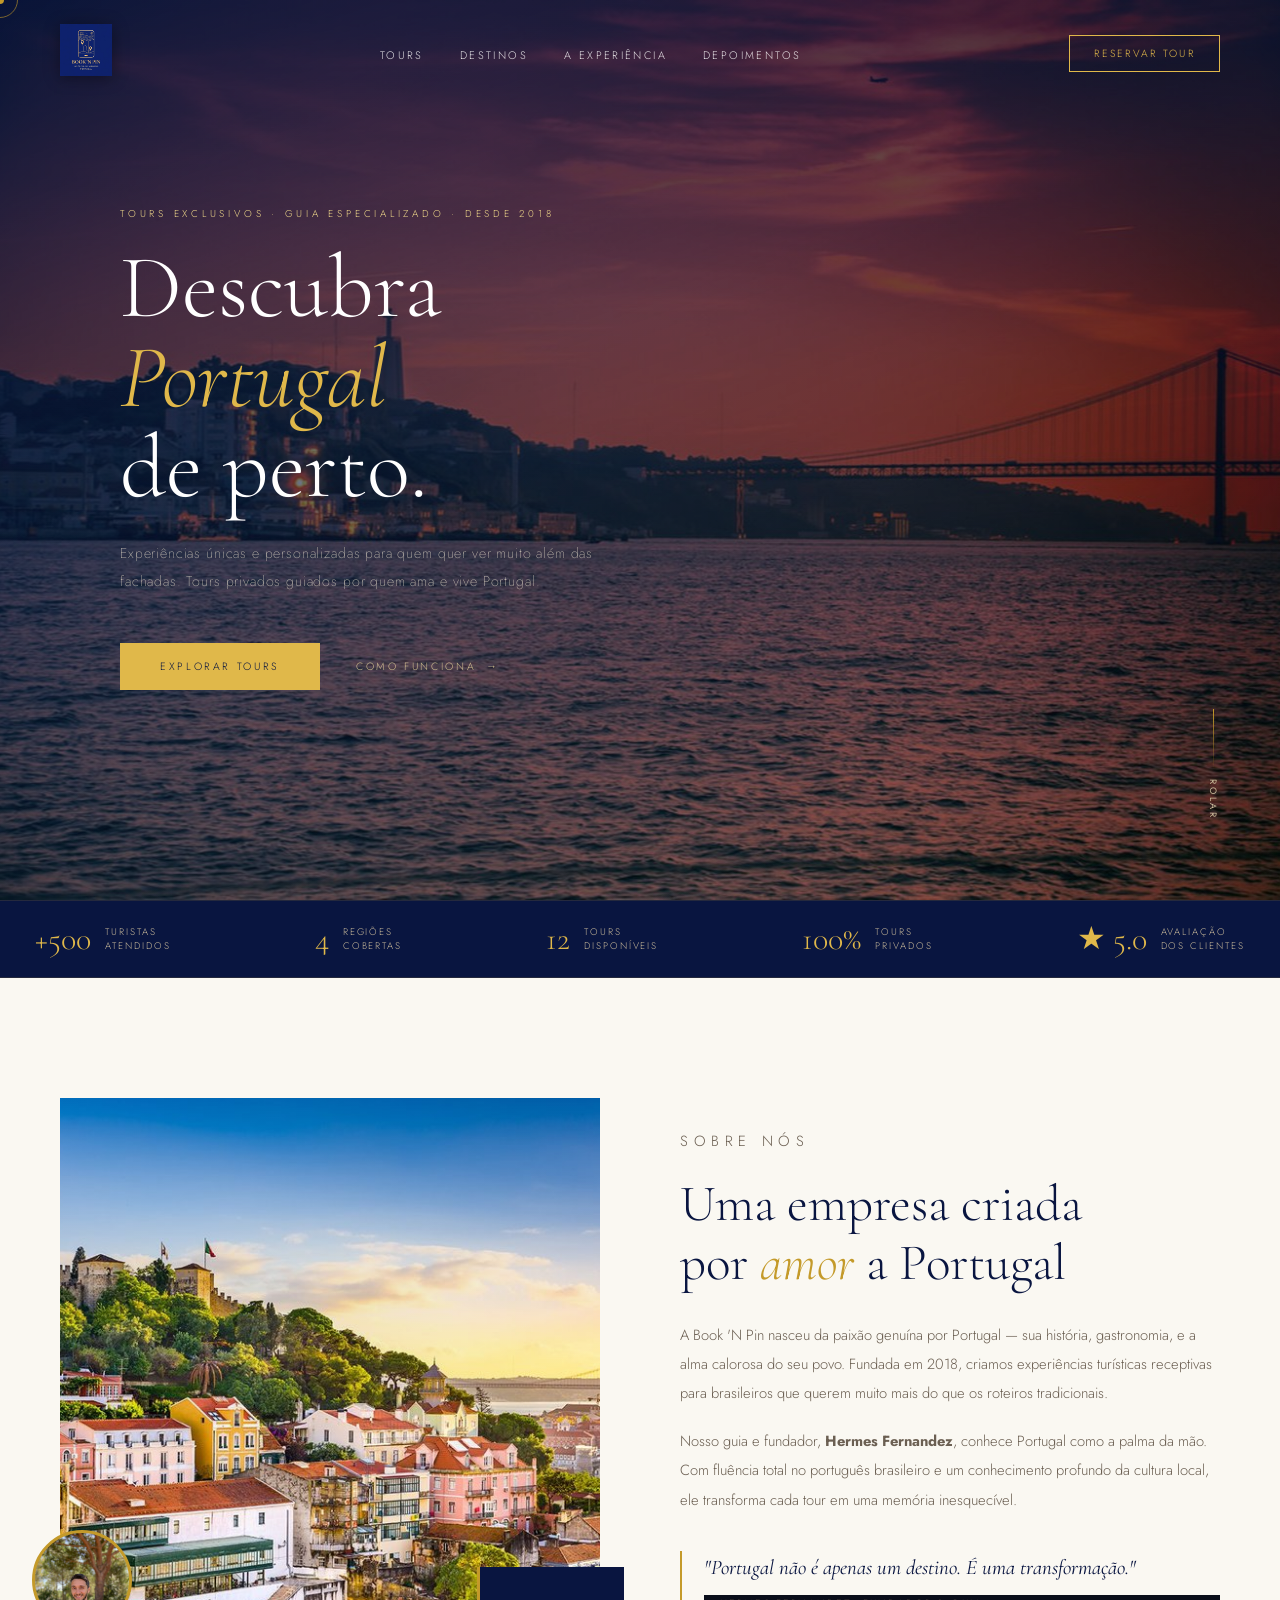
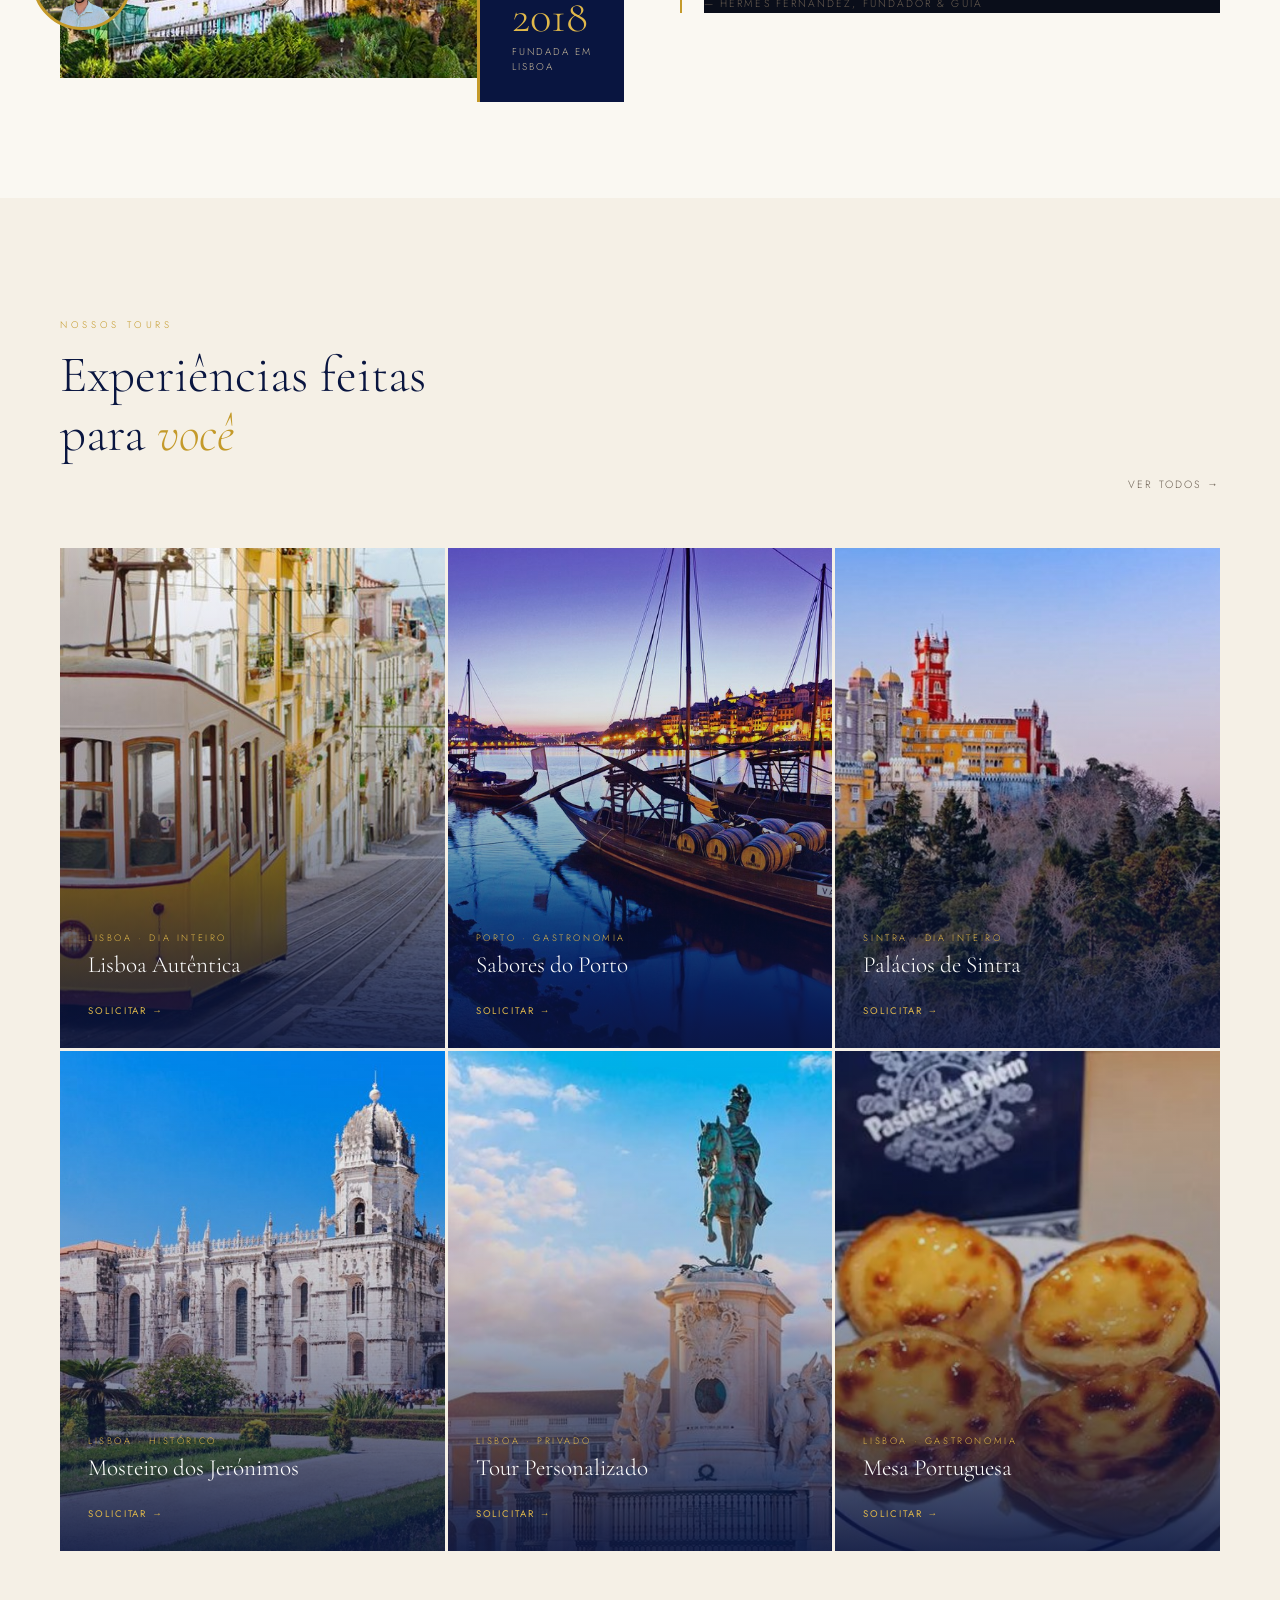
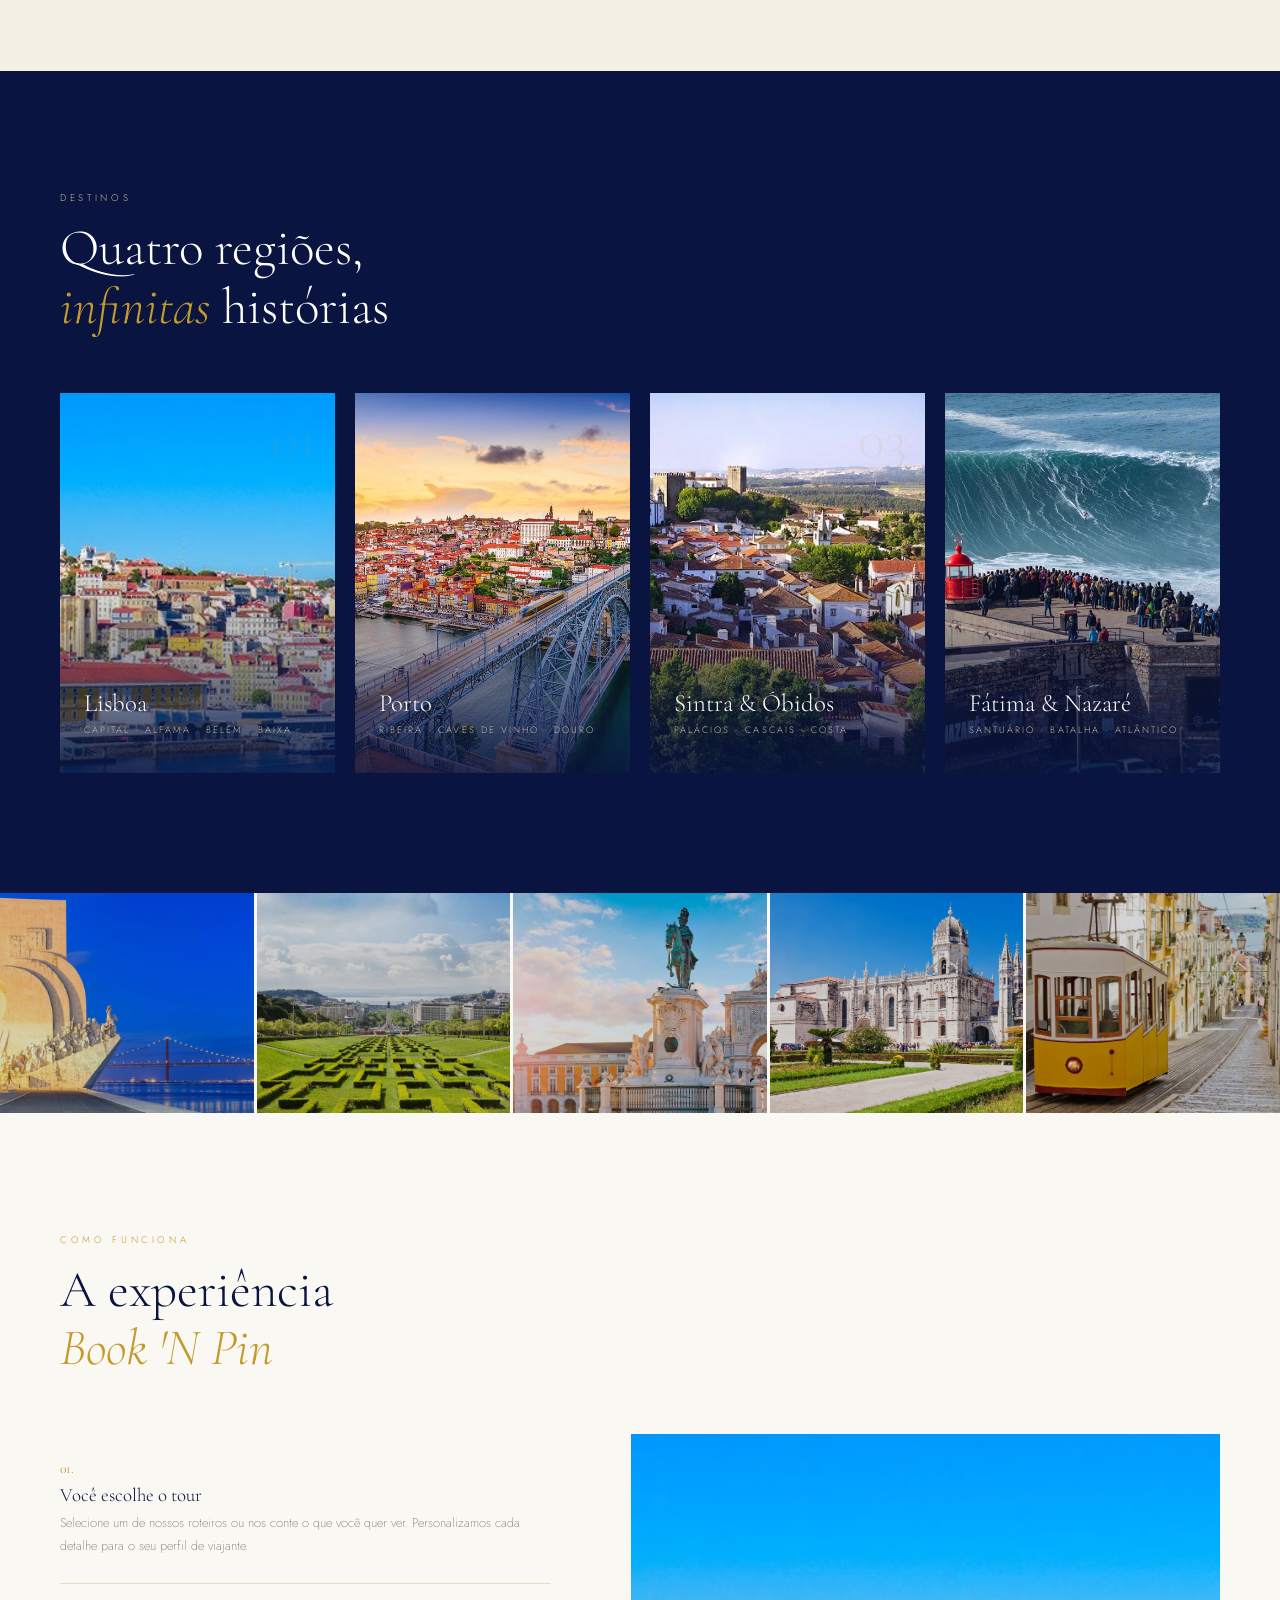
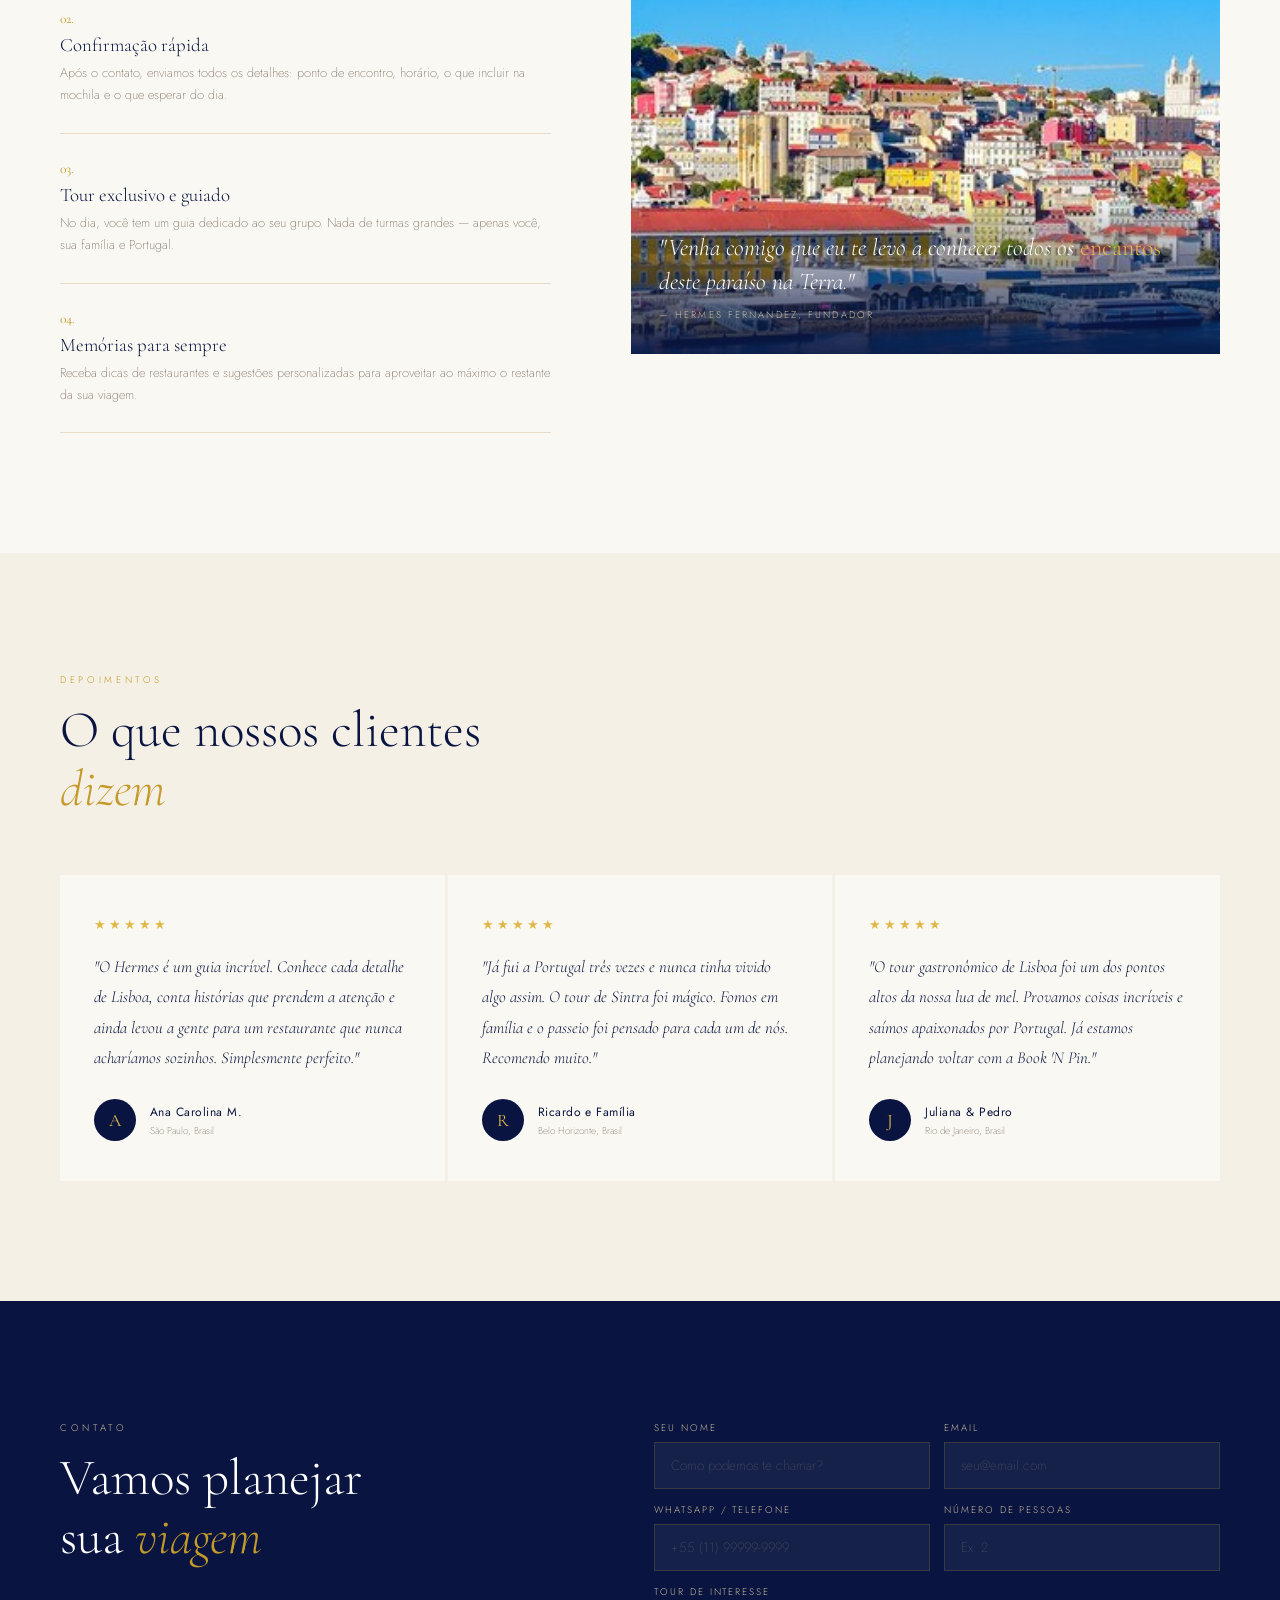
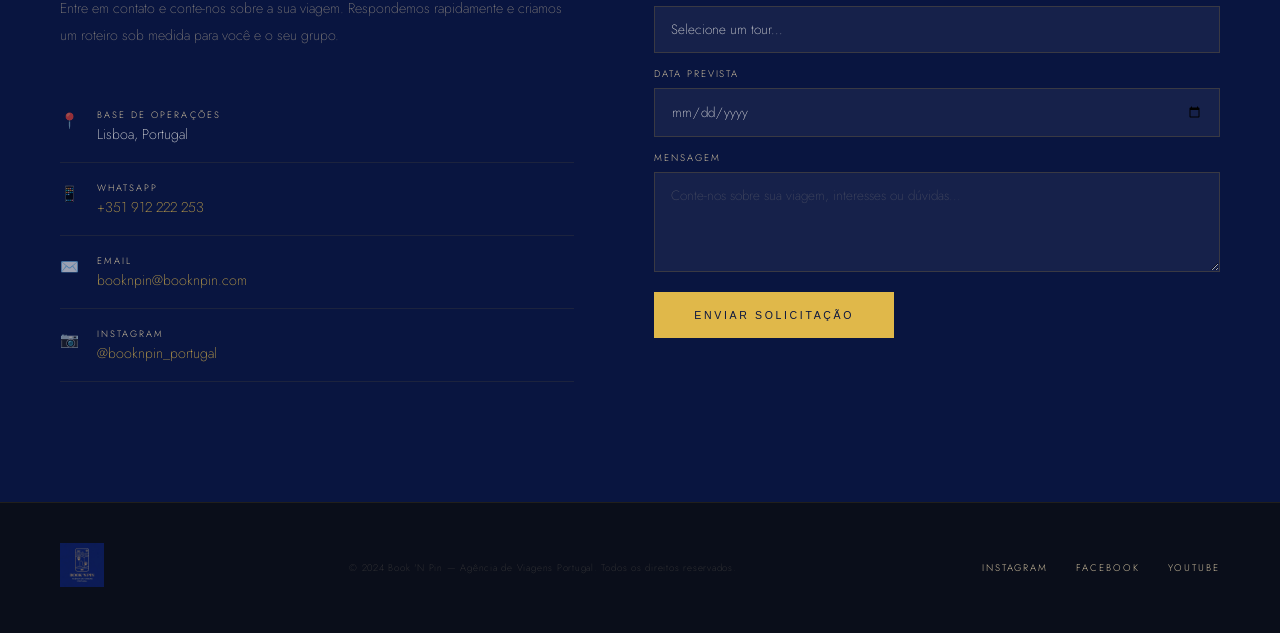
<file: index.html>
<!DOCTYPE html>
<html lang="pt-BR">
<head>
<meta charset="UTF-8">
<meta name="viewport" content="width=device-width, initial-scale=1.0">
<title>Book 'N Pin — Tours Exclusivos em Portugal</title>
<link rel="preconnect" href="https://fonts.googleapis.com">
<link href="https://fonts.googleapis.com/css2?family=Cormorant+Garamond:ital,wght@0,300;0,400;0,600;1,300;1,400&family=Jost:wght@200;300;400&display=swap" rel="stylesheet">
<link rel="icon" href="data:image/svg+xml,<svg xmlns=%22http://www.w3.org/2000/svg%22 viewBox=%220 0 100 100%22><text y=%22.9em%22 font-size=%2290%22>📌</text></svg>">
<link rel="stylesheet" href="./assets/css/style.css">
</head>
<body>

<div class="cursor" id="cursor"></div>
<div class="cursor-ring" id="cursorRing"></div>

<!-- NAV -->
<nav id="nav">
  <a href="#" class="logo-wrap"><img src="./assets/images/img_1b4ef9f7.png" alt="Book N Pin"></a>
  <ul class="nav-links">
    <li><a href="#tours">Tours</a></li>
    <li><a href="#destinos">Destinos</a></li>
    <li><a href="#experiencia">A Experiência</a></li>
    <li><a href="#depoimentos">Depoimentos</a></li>
  </ul>
  <a href="#contato" class="nav-cta">Reservar Tour</a>
</nav>

<!-- HERO -->
<section class="hero">
  <div class="hero-img"></div>
  <div class="hero-overlay"></div>
  <div class="hero-content">
    <p class="hero-eyebrow">Tours Exclusivos · Guia Especializado · Desde 2018</p>
    <h1 class="hero-title">
      Descubra<br>
      <em>Portugal</em><br>
      de perto.
    </h1>
    <p class="hero-sub">Experiências únicas e personalizadas para quem quer ver muito além das fachadas. Tours privados guiados por quem ama e vive Portugal.</p>
    <div class="hero-actions">
      <a href="#tours" class="btn-primary">Explorar Tours</a>
      <a href="#experiencia" class="btn-ghost">Como funciona <span>→</span></a>
    </div>
  </div>
  <div class="hero-scroll">
    <div class="scroll-line"></div>
    <p>Rolar</p>
  </div>
</section>

<!-- STRIP -->
<div class="strip">
  <div class="strip-item"><span class="num">+500</span><span class="label">Turistas<br>Atendidos</span></div>
  <div class="strip-div"></div>
  <div class="strip-item"><span class="num">4</span><span class="label">Regiões<br>Cobertas</span></div>
  <div class="strip-div"></div>
  <div class="strip-item"><span class="num">12</span><span class="label">Tours<br>Disponíveis</span></div>
  <div class="strip-div"></div>
  <div class="strip-item"><span class="num">100%</span><span class="label">Tours<br>Privados</span></div>
  <div class="strip-div"></div>
  <div class="strip-item"><span class="num">★ 5.0</span><span class="label">Avaliação<br>dos Clientes</span></div>
</div>

<!-- ABOUT -->
<section class="about" id="sobre">
  <div class="about-visual">
    <div class="about-img"></div>
    <div class="about-img-overlay"></div>
    <div class="about-hermes"></div>
    <div class="about-float">
      <div class="num">2018</div>
      <p>Fundada em<br>Lisboa</p>
    </div>
  </div>
  <div class="about-text reveal">
    <p class="section-label">Sobre Nós</p>
    <h2 class="section-title">Uma empresa criada<br>por <em>amor</em> a Portugal</h2>
    <p>A Book 'N Pin nasceu da paixão genuína por Portugal — sua história, gastronomia, e a alma calorosa do seu povo. Fundada em 2018, criamos experiências turísticas receptivas para brasileiros que querem muito mais do que os roteiros tradicionais.</p>
    <p>Nosso guia e fundador, <strong>Hermes Fernandez</strong>, conhece Portugal como a palma da mão. Com fluência total no português brasileiro e um conhecimento profundo da cultura local, ele transforma cada tour em uma memória inesquecível.</p>
    <blockquote class="about-quote">
      "Portugal não é apenas um destino. É uma transformação."
      <footer>— Hermes Fernandez, Fundador &amp; Guia</footer>
    </blockquote>
  </div>
</section>

<!-- TOURS -->
<section class="tours" id="tours">
  <div class="tours-header">
    <div>
      <p class="section-label reveal">Nossos Tours</p>
      <h2 class="section-title reveal">Experiências feitas<br>para <em>você</em></h2>
    </div>
    <a href="#contato" style="font-size:.66rem;letter-spacing:.2em;text-transform:uppercase;color:var(--mid);text-decoration:none;display:flex;align-items:center;gap:8px;white-space:nowrap;font-weight:300;">Ver todos →</a>
  </div>
  <div class="tours-grid">
    <div class="tour-card"><div class="tour-card-bg tc1"></div><div class="tour-card-overlay"></div><div class="tour-card-content"><p class="tour-region">Lisboa · Dia Inteiro</p><h3 class="tour-title">Lisboa Autêntica</h3><p class="tour-desc">De Belém ao Alfama, descubra os segredos da capital com um guia que viveu cada beco e cada miradouro.</p><a href="#contato" class="tour-link">Solicitar →</a></div></div>
    <div class="tour-card"><div class="tour-card-bg tc2"></div><div class="tour-card-overlay"></div><div class="tour-card-content"><p class="tour-region">Porto · Gastronomia</p><h3 class="tour-title">Sabores do Porto</h3><p class="tour-desc">Um mergulho na culinária portuense: francesinhas, vinho do Porto e as tascas que os locais frequentam.</p><a href="#contato" class="tour-link">Solicitar →</a></div></div>
    <div class="tour-card"><div class="tour-card-bg tc3"></div><div class="tour-card-overlay"></div><div class="tour-card-content"><p class="tour-region">Sintra · Dia Inteiro</p><h3 class="tour-title">Palácios de Sintra</h3><p class="tour-desc">Roteiro completo pelos palácios encantados de Sintra, com paradas em Cascais e na Costa.</p><a href="#contato" class="tour-link">Solicitar →</a></div></div>
    <div class="tour-card"><div class="tour-card-bg tc4"></div><div class="tour-card-overlay"></div><div class="tour-card-content"><p class="tour-region">Lisboa · Histórico</p><h3 class="tour-title">Mosteiro dos Jerónimos</h3><p class="tour-desc">Belém, o Mosteiro e o Padrão dos Descobrimentos — a história de Portugal ao pé de monumentos icónicos.</p><a href="#contato" class="tour-link">Solicitar →</a></div></div>
    <div class="tour-card"><div class="tour-card-bg tc5"></div><div class="tour-card-overlay"></div><div class="tour-card-content"><p class="tour-region">Lisboa · Privado</p><h3 class="tour-title">Tour Personalizado</h3><p class="tour-desc">Você escolhe os pontos, nós criamos o roteiro perfeito. 100% privado e adaptado ao seu interesse.</p><a href="#contato" class="tour-link">Solicitar →</a></div></div>
    <div class="tour-card"><div class="tour-card-bg tc6"></div><div class="tour-card-overlay"></div><div class="tour-card-content"><p class="tour-region">Lisboa · Gastronomia</p><h3 class="tour-title">Mesa Portuguesa</h3><p class="tour-desc">Pastéis de Belém, petiscos, marisco e os melhores restaurantes que os guias de viagem nunca listaram.</p><a href="#contato" class="tour-link">Solicitar →</a></div></div>
  </div>
</section>

<!-- DESTINATIONS -->
<section class="destinations" id="destinos">
  <p class="section-label reveal">Destinos</p>
  <h2 class="section-title reveal">Quatro regiões,<br><em>infinitas</em> histórias</h2>
  <div class="dest-grid">
    <div class="dest-card"><div class="dest-bg d1"></div><div class="dest-overlay"></div><div class="dest-num">01</div><div class="dest-content"><h3 class="dest-name">Lisboa</h3><p class="dest-tag">Capital · Alfama · Belém · Baixa</p><div class="dest-line"></div></div></div>
    <div class="dest-card"><div class="dest-bg d2"></div><div class="dest-overlay"></div><div class="dest-num">02</div><div class="dest-content"><h3 class="dest-name">Porto</h3><p class="dest-tag">Ribeira · Caves de Vinho · Douro</p><div class="dest-line"></div></div></div>
    <div class="dest-card"><div class="dest-bg d3"></div><div class="dest-overlay"></div><div class="dest-num">03</div><div class="dest-content"><h3 class="dest-name">Sintra &amp; Óbidos</h3><p class="dest-tag">Palácios · Cascais · Costa</p><div class="dest-line"></div></div></div>
    <div class="dest-card"><div class="dest-bg d4"></div><div class="dest-overlay"></div><div class="dest-num">04</div><div class="dest-content"><h3 class="dest-name">Fátima &amp; Nazaré</h3><p class="dest-tag">Santuário · Batalha · Atlântico</p><div class="dest-line"></div></div></div>
  </div>
</section>

<!-- GALLERY STRIP -->
<div class="gallery-strip">
  <div class="gallery-strip-item"><img class="gallery-strip-img" src="./assets/images/img_fdbfc547.jpg" alt="Padrão dos Descobrimentos"></div>
  <div class="gallery-strip-item"><img class="gallery-strip-img" src="./assets/images/img_3069ed17.jpg" alt="Parque Eduardo VII"></div>
  <div class="gallery-strip-item"><img class="gallery-strip-img" src="./assets/images/img_7614f6de.jpg" alt="Praça do Comércio"></div>
  <div class="gallery-strip-item"><img class="gallery-strip-img" src="./assets/images/img_7d111f5d.jpg" alt="Mosteiro dos Jerónimos"></div>
  <div class="gallery-strip-item"><img class="gallery-strip-img" src="./assets/images/img_f43e2cfa.jpg" alt="Eléctrico de Lisboa"></div>
</div>

<!-- EXPERIENCE -->
<section class="experience" id="experiencia">
  <p class="section-label reveal">Como Funciona</p>
  <h2 class="section-title reveal">A experiência<br><em>Book 'N Pin</em></h2>
  <div class="exp-grid">
    <div class="exp-list">
      <div class="exp-item reveal"><p class="exp-num">01.</p><h3 class="exp-title">Você escolhe o tour</h3><p class="exp-text">Selecione um de nossos roteiros ou nos conte o que você quer ver. Personalizamos cada detalhe para o seu perfil de viajante.</p></div>
      <div class="exp-item reveal rd1"><p class="exp-num">02.</p><h3 class="exp-title">Confirmação rápida</h3><p class="exp-text">Após o contato, enviamos todos os detalhes: ponto de encontro, horário, o que incluir na mochila e o que esperar do dia.</p></div>
      <div class="exp-item reveal rd2"><p class="exp-num">03.</p><h3 class="exp-title">Tour exclusivo e guiado</h3><p class="exp-text">No dia, você tem um guia dedicado ao seu grupo. Nada de turmas grandes — apenas você, sua família e Portugal.</p></div>
      <div class="exp-item reveal rd3"><p class="exp-num">04.</p><h3 class="exp-title">Memórias para sempre</h3><p class="exp-text">Receba dicas de restaurantes e sugestões personalizadas para aproveitar ao máximo o restante da sua viagem.</p></div>
    </div>
    <div class="exp-visual reveal">
      <img class="exp-img" src="./assets/images/img_a6b0aba1.jpg" alt="Lisboa">
      <div class="exp-visual-caption">
        <p class="exp-caption-quote">"Venha comigo que eu te levo a conhecer todos os <em>encantos</em> deste paraíso na Terra."</p>
        <p class="exp-caption-attr">— Hermes Fernandez, Fundador</p>
      </div>
    </div>
  </div>
</section>

<!-- TESTIMONIALS -->
<section class="testimonials" id="depoimentos">
  <p class="section-label reveal">Depoimentos</p>
  <h2 class="section-title reveal">O que nossos clientes<br><em>dizem</em></h2>
  <div class="testi-grid">
    <div class="testi-card reveal"><div class="testi-stars"><span>★</span><span>★</span><span>★</span><span>★</span><span>★</span></div><p class="testi-text">"O Hermes é um guia incrível. Conhece cada detalhe de Lisboa, conta histórias que prendem a atenção e ainda levou a gente para um restaurante que nunca acharíamos sozinhos. Simplesmente perfeito."</p><div class="testi-author"><div class="testi-avatar">A</div><div><p class="testi-name">Ana Carolina M.</p><p class="testi-origin">São Paulo, Brasil</p></div></div></div>
    <div class="testi-card reveal rd1"><div class="testi-stars"><span>★</span><span>★</span><span>★</span><span>★</span><span>★</span></div><p class="testi-text">"Já fui a Portugal três vezes e nunca tinha vivido algo assim. O tour de Sintra foi mágico. Fomos em família e o passeio foi pensado para cada um de nós. Recomendo muito."</p><div class="testi-author"><div class="testi-avatar">R</div><div><p class="testi-name">Ricardo e Família</p><p class="testi-origin">Belo Horizonte, Brasil</p></div></div></div>
    <div class="testi-card reveal rd2"><div class="testi-stars"><span>★</span><span>★</span><span>★</span><span>★</span><span>★</span></div><p class="testi-text">"O tour gastronômico de Lisboa foi um dos pontos altos da nossa lua de mel. Provamos coisas incríveis e saímos apaixonados por Portugal. Já estamos planejando voltar com a Book 'N Pin."</p><div class="testi-author"><div class="testi-avatar">J</div><div><p class="testi-name">Juliana &amp; Pedro</p><p class="testi-origin">Rio de Janeiro, Brasil</p></div></div></div>
  </div>
</section>

<!-- CONTACT -->
<section class="contact" id="contato">
  <div>
    <p class="section-label">Contato</p>
    <h2 class="section-title">Vamos planejar<br>sua <em>viagem</em></h2>
    <p class="contact-text">Entre em contato e conte-nos sobre a sua viagem. Respondemos rapidamente e criamos um roteiro sob medida para você e o seu grupo.</p>
    <div class="contact-details">
      <div class="contact-detail"><span class="contact-detail-icon">📍</span><div><p class="contact-detail-label">Base de Operações</p><p class="contact-detail-val">Lisboa, Portugal</p></div></div>
      <div class="contact-detail"><span class="contact-detail-icon">📱</span><div><p class="contact-detail-label">WhatsApp</p><p class="contact-detail-val"><a href="https://wa.me/351912222253">+351 912 222 253</a></p></div></div>
      <div class="contact-detail"><span class="contact-detail-icon">✉️</span><div><p class="contact-detail-label">Email</p><p class="contact-detail-val"><a href="mailto:booknpin@booknpin.com">booknpin@booknpin.com</a></p></div></div>
      <div class="contact-detail"><span class="contact-detail-icon">📷</span><div><p class="contact-detail-label">Instagram</p><p class="contact-detail-val"><a href="https://www.instagram.com/booknpin_portugal/" target="_blank">@booknpin_portugal</a></p></div></div>
    </div>
  </div>
  <div class="contact-form">
    <div class="form-row">
      <div class="form-group"><label>Seu Nome</label><input type="text" placeholder="Como podemos te chamar?"></div>
      <div class="form-group"><label>Email</label><input type="email" placeholder="seu@email.com"></div>
    </div>
    <div class="form-row">
      <div class="form-group"><label>WhatsApp / Telefone</label><input type="tel" placeholder="+55 (11) 99999-9999"></div>
      <div class="form-group"><label>Número de Pessoas</label><input type="number" placeholder="Ex: 2" min="1" max="20"></div>
    </div>
    <div class="form-group"><label>Tour de Interesse</label><select><option value="">Selecione um tour...</option><option>Lisboa Autêntica — Dia Inteiro</option><option>Sabores do Porto — Gastronomia</option><option>Palácios de Sintra</option><option>Rota da Fé — Fátima, Batalha &amp; Nazaré</option><option>Mosteiro dos Jerónimos &amp; Belém</option><option>Tour Privado Personalizado</option><option>Mesa Portuguesa — Gastronomia Lisboa</option></select></div>
    <div class="form-group"><label>Data Prevista</label><input type="date"></div>
    <div class="form-group"><label>Mensagem</label><textarea placeholder="Conte-nos sobre sua viagem, interesses ou dúvidas..."></textarea></div>
    <button class="btn-submit">Enviar Solicitação</button>
  </div>
</section>

<!-- FOOTER -->
<footer>
  <div class="footer-logo"><img src="./assets/images/img_28832bfb.png" alt="Book N Pin"></div>
  <p class="footer-copy">© 2024 Book 'N Pin — Agência de Viagens Portugal. Todos os direitos reservados.</p>
  <div class="footer-social">
    <a href="https://www.instagram.com/booknpin_portugal/" target="_blank">Instagram</a>
    <a href="https://www.facebook.com/booknpin" target="_blank">Facebook</a>
    <a href="https://www.youtube.com/@turismoportugal1848" target="_blank">YouTube</a>
  </div>
</footer>

<script src="./assets/js/script.js" defer></script>
</body>
</html>
</file>
<file: assets/css/style.css>
*,*::before,*::after{margin:0;padding:0;box-sizing:border-box}
:root{
  --navy:#0D1F4E;
  --navy-dark:#091540;
  --gold:#C49A2A;
  --gold-light:#E0B84A;
  --gold-pale:#F0D88A;
  --cream:#FAF8F2;
  --warm:#F5F0E6;
  --sand:#E8DCC8;
  --stone:#C8B99A;
  --mid:#6B5F52;
  --charcoal:#2A2520;
  --dark:#0A0E1A;
  --serif:'Cormorant Garamond',Georgia,serif;
  --sans:'Jost',sans-serif;
}
html{scroll-behavior:smooth}
body{font-family:var(--sans);background:var(--cream);color:var(--charcoal);overflow-x:hidden;cursor:none}

/* CURSOR */
.cursor{width:8px;height:8px;background:var(--gold);border-radius:50%;position:fixed;top:0;left:0;pointer-events:none;z-index:9999;transform:translate(-50%,-50%);transition:width .3s,height .3s}
.cursor-ring{width:36px;height:36px;border:1px solid var(--gold);border-radius:50%;position:fixed;top:0;left:0;pointer-events:none;z-index:9998;transform:translate(-50%,-50%);transition:left .08s,top .08s,width .3s,height .3s;opacity:.6}

/* NAV */
nav{position:fixed;top:0;left:0;right:0;z-index:100;padding:24px 60px;display:flex;align-items:center;justify-content:space-between;transition:all .4s ease}
nav.scrolled{background:rgba(9,21,64,0.97);padding:16px 60px;backdrop-filter:blur(16px);border-bottom:1px solid rgba(196,154,42,.2)}
.logo-wrap img{height:52px;width:auto;filter:brightness(1.05)}
nav:not(.scrolled) .logo-wrap img{filter:drop-shadow(0 2px 8px rgba(0,0,0,.4)) brightness(1.1)}
.nav-links{display:flex;gap:36px;list-style:none}
.nav-links a{font-family:var(--sans);font-size:.68rem;font-weight:300;letter-spacing:.22em;text-transform:uppercase;color:rgba(255,255,255,.85);text-decoration:none;position:relative;transition:color .3s}
.nav-links a::after{content:'';position:absolute;bottom:-3px;left:0;width:0;height:1px;background:var(--gold-light);transition:width .3s ease}
.nav-links a:hover{color:var(--gold-light)}
.nav-links a:hover::after{width:100%}
.nav-cta{font-size:.65rem;font-weight:300;letter-spacing:.22em;text-transform:uppercase;color:var(--gold-light);border:1px solid var(--gold-light);padding:10px 24px;text-decoration:none;transition:all .3s ease}
.nav-cta:hover{background:var(--gold-light);color:var(--navy-dark)}

/* HERO */
.hero{height:100vh;min-height:700px;position:relative;display:flex;align-items:flex-end;overflow:hidden}
.hero-img{position:absolute;inset:0;background-image:url('../images/img_fbeb8869.jpg');background-size:cover;background-position:center 40%;transform:scale(1.05);animation:heroZoom 8s ease forwards}
.hero-overlay{position:absolute;inset:0;background:linear-gradient(160deg,rgba(9,21,64,.85) 0%,rgba(9,21,64,.6) 40%,rgba(0,0,0,.4) 100%)}
.hero-content{position:relative;z-index:2;padding:0 60px 90px;max-width:860px}
.hero-eyebrow{font-size:.62rem;font-weight:300;letter-spacing:.38em;text-transform:uppercase;color:var(--gold-pale);margin-bottom:22px;opacity:0;animation:fadeUp 1s ease .3s forwards}
.hero-title{font-family:var(--serif);font-size:clamp(3.5rem,7vw,7.5rem);font-weight:300;line-height:1.0;color:#fff;margin-bottom:28px;opacity:0;animation:fadeUp 1s ease .5s forwards}
.hero-title em{font-style:italic;color:var(--gold-light)}
.hero-sub{font-size:.88rem;font-weight:200;letter-spacing:.06em;color:rgba(240,230,210,.82);max-width:500px;line-height:1.95;margin-bottom:48px;opacity:0;animation:fadeUp 1s ease .7s forwards}
.hero-actions{display:flex;align-items:center;gap:36px;opacity:0;animation:fadeUp 1s ease .9s forwards}
.btn-primary{font-size:.66rem;font-weight:300;letter-spacing:.25em;text-transform:uppercase;color:var(--navy-dark);background:var(--gold-light);padding:16px 40px;text-decoration:none;transition:all .3s ease;display:inline-block}
.btn-primary:hover{background:var(--gold-pale);transform:translateY(-2px)}
.btn-ghost{font-size:.66rem;font-weight:300;letter-spacing:.25em;text-transform:uppercase;color:rgba(240,220,160,.8);text-decoration:none;display:flex;align-items:center;gap:10px;transition:color .3s}
.btn-ghost span{transition:transform .3s}
.btn-ghost:hover{color:var(--gold-pale)}
.btn-ghost:hover span{transform:translateX(5px)}
.hero-scroll{position:absolute;right:60px;bottom:80px;display:flex;flex-direction:column;align-items:center;gap:10px;opacity:0;animation:fadeIn 1s ease 1.2s forwards}
.hero-scroll p{font-size:.58rem;letter-spacing:.3em;text-transform:uppercase;color:var(--stone);writing-mode:vertical-rl}
.scroll-line{width:1px;height:60px;background:linear-gradient(to bottom,var(--gold),transparent);animation:scrollPulse 2s ease-in-out infinite}

/* STRIP */
.strip{background:var(--navy-dark);padding:22px 60px;display:flex;align-items:center;justify-content:center;gap:72px;border-top:1px solid rgba(196,154,42,.15);border-bottom:1px solid rgba(196,154,42,.15)}
.strip-item{display:flex;align-items:center;gap:14px;white-space:nowrap}
.strip-item .num{font-family:var(--serif);font-size:2rem;color:var(--gold-light);font-weight:300;line-height:1}
.strip-item .label{font-size:.6rem;letter-spacing:.2em;text-transform:uppercase;color:var(--stone);font-weight:300;line-height:1.5}
.strip-div{width:1px;height:28px;background:rgba(196,154,42,.2)}

/* SECTIONS */
section{padding:120px 60px}
.section-label{font-size:.6rem;letter-spacing:.38em;text-transform:uppercase;color:var(--gold);font-weight:300;margin-bottom:14px}
.section-title{font-family:var(--serif);font-size:clamp(2.2rem,4vw,3.6rem);font-weight:300;color:var(--navy-dark);line-height:1.15;margin-bottom:28px}
.section-title em{font-style:italic;color:var(--gold)}

/* ABOUT */
.about{background:var(--cream);display:grid;grid-template-columns:1fr 1fr;gap:80px;align-items:center}
.about-visual{position:relative;height:580px}
.about-img{position:absolute;inset:0;background-image:url('../images/img_f1d4c3ad.jpg');background-size:cover;background-position:center}
.about-img-overlay{position:absolute;inset:0;background:linear-gradient(160deg,rgba(9,21,64,.15) 0%,transparent 60%)}
.about-float{position:absolute;bottom:-24px;right:-24px;background:var(--navy-dark);padding:28px 32px;border-left:3px solid var(--gold)}
.about-float .num{font-family:var(--serif);font-size:2.8rem;color:var(--gold-light);font-weight:300;line-height:1}
.about-float p{font-size:.62rem;letter-spacing:.2em;text-transform:uppercase;color:var(--stone);margin-top:4px;font-weight:300}
.about-hermes{position:absolute;bottom:48px;left:-28px;width:100px;height:100px;border-radius:50%;background-image:url('../images/img_bd525d5a.jpg');background-size:cover;background-position:center top;border:3px solid var(--gold)}
.about-text p{font-size:.92rem;font-weight:300;color:var(--mid);line-height:2;margin-bottom:18px}
.about-quote{font-family:var(--serif);font-size:1.3rem;font-style:italic;color:var(--navy-dark);line-height:1.65;border-left:2px solid var(--gold);padding-left:22px;margin:36px 0}
.about-quote footer{font-size:.65rem;letter-spacing:.2em;text-transform:uppercase;color:var(--mid);font-style:normal;margin-top:10px;font-family:var(--sans);font-weight:300;border:none;padding:0;display:block}

/* TOURS */
.tours{background:var(--warm);padding:120px 60px}
.tours-header{display:flex;align-items:flex-end;justify-content:space-between;margin-bottom:56px}
.tours-grid{display:grid;grid-template-columns:repeat(3,1fr);gap:3px}
.tour-card{position:relative;height:500px;overflow:hidden;cursor:none}
.tour-card-bg{position:absolute;inset:0;background-size:cover;background-position:center;transition:transform .7s ease}
.tour-card:hover .tour-card-bg{transform:scale(1.06)}
.tc1{background-image:url('../images/img_c7573d54.jpg')}
.tc2{background-image:url('../images/img_88988122.jpg')}
.tc3{background-image:url('../images/img_32b59a53.jpg')}
.tc4{background-image:url('../images/img_36399414.jpg')}
.tc5{background-image:url('../images/img_e6bcfe55.jpg')}
.tc6{background-image:url('../images/img_30356da8.jpg')}
.tour-card-overlay{position:absolute;inset:0;background:linear-gradient(to top,rgba(9,21,64,.9) 0%,rgba(9,21,64,.2) 55%,transparent 100%);transition:background .4s}
.tour-card:hover .tour-card-overlay{background:linear-gradient(to top,rgba(9,21,64,.95) 0%,rgba(9,21,64,.4) 65%,transparent 100%)}
.tour-card-content{position:absolute;bottom:0;left:0;right:0;padding:28px}
.tour-region{font-size:.58rem;letter-spacing:.28em;text-transform:uppercase;color:var(--gold-light);margin-bottom:8px;font-weight:300}
.tour-title{font-family:var(--serif);font-size:1.45rem;font-weight:300;color:#fff;line-height:1.2;margin-bottom:10px}
.tour-desc{font-size:.76rem;color:rgba(200,185,154,.75);line-height:1.7;font-weight:200;max-height:0;overflow:hidden;transition:max-height .4s ease,opacity .4s;opacity:0}
.tour-card:hover .tour-desc{max-height:80px;opacity:1}
.tour-link{display:inline-flex;align-items:center;gap:8px;font-size:.6rem;letter-spacing:.2em;text-transform:uppercase;color:var(--gold-light);text-decoration:none;margin-top:14px;transition:gap .3s}
.tour-link:hover{gap:14px}

/* DESTINATIONS */
.destinations{background:var(--navy-dark);padding:120px 60px}
.destinations .section-title{color:#fff}
.destinations .section-label{color:var(--stone)}
.dest-grid{display:grid;grid-template-columns:repeat(4,1fr);gap:20px;margin-top:56px}
.dest-card{position:relative;height:380px;overflow:hidden}
.dest-bg{position:absolute;inset:0;background-size:cover;background-position:center;transition:transform .6s ease}
.dest-card:hover .dest-bg{transform:scale(1.08)}
.d1{background-image:url('../images/img_97da0ff5.jpg')}
.d2{background-image:url('../images/img_0177986e.jpg')}
.d3{background-image:url('../images/img_efa60f34.jpg')}
.d4{background-image:url('../images/img_3074cd80.jpg')}
.dest-overlay{position:absolute;inset:0;background:linear-gradient(to top,rgba(9,21,64,.88) 0%,transparent 55%);transition:background .4s}
.dest-card:hover .dest-overlay{background:linear-gradient(to top,rgba(9,21,64,.95) 0%,rgba(9,21,64,.2) 65%,transparent 100%)}
.dest-num{position:absolute;top:18px;right:18px;font-family:var(--serif);font-size:3.5rem;color:rgba(196,154,42,.1);font-weight:300;line-height:1}
.dest-content{position:absolute;bottom:24px;left:24px;right:24px}
.dest-name{font-family:var(--serif);font-size:1.55rem;font-weight:300;color:#fff;margin-bottom:5px}
.dest-tag{font-size:.58rem;letter-spacing:.22em;text-transform:uppercase;color:var(--stone);font-weight:300}
.dest-line{width:0;height:1px;background:var(--gold-light);margin-top:12px;transition:width .4s ease}
.dest-card:hover .dest-line{width:36px}

/* EXPERIENCE */
.experience{background:var(--cream)}
.exp-grid{display:grid;grid-template-columns:1fr 1.2fr;gap:80px;align-items:start;margin-top:56px}
.exp-list{display:flex;flex-direction:column}
.exp-item{padding:26px 0;border-bottom:1px solid var(--sand);transition:padding-left .3s ease}
.exp-item:hover{padding-left:12px}
.exp-num{font-family:var(--serif);font-size:.85rem;color:var(--gold);margin-bottom:7px}
.exp-title{font-family:var(--serif);font-size:1.18rem;color:var(--navy-dark);font-weight:300;margin-bottom:6px}
.exp-text{font-size:.8rem;color:var(--mid);line-height:1.75;font-weight:200}
.exp-visual{position:sticky;top:120px;height:520px;overflow:hidden}
.exp-img{width:100%;height:100%;object-fit:cover;object-position:center}
.exp-visual-caption{position:absolute;bottom:0;left:0;right:0;background:linear-gradient(to top,rgba(9,21,64,.9),transparent);padding:32px 28px}
.exp-caption-quote{font-family:var(--serif);font-size:1.5rem;font-style:italic;color:#fff;line-height:1.4;font-weight:300}
.exp-caption-quote em{color:var(--gold-light);font-style:normal}
.exp-caption-attr{font-size:.6rem;letter-spacing:.22em;text-transform:uppercase;color:var(--stone);margin-top:10px;font-weight:300}

/* GALLERY STRIP */
.gallery-strip{display:grid;grid-template-columns:repeat(5,1fr);height:220px;gap:3px;margin-top:0}
.gallery-strip-item{overflow:hidden;position:relative}
.gallery-strip-img{width:100%;height:100%;object-fit:cover;transition:transform .6s ease;filter:brightness(.85)}
.gallery-strip-item:hover .gallery-strip-img{transform:scale(1.08);filter:brightness(1)}

/* TESTIMONIALS */
.testimonials{background:var(--warm)}
.testi-grid{display:grid;grid-template-columns:repeat(3,1fr);gap:3px;margin-top:56px}
.testi-card{background:var(--cream);padding:40px 34px;transition:background .3s,transform .3s}
.testi-card:hover{background:#fff;transform:translateY(-4px)}
.testi-stars{display:flex;gap:3px;margin-bottom:18px}
.testi-stars span{color:var(--gold-light);font-size:.82rem}
.testi-text{font-family:var(--serif);font-size:1.05rem;font-style:italic;color:var(--navy-dark);line-height:1.8;font-weight:300;margin-bottom:26px}
.testi-author{display:flex;align-items:center;gap:14px}
.testi-avatar{width:42px;height:42px;border-radius:50%;background:var(--navy-dark);display:flex;align-items:center;justify-content:center;font-family:var(--serif);font-size:1.1rem;color:var(--gold-light)}
.testi-name{font-size:.75rem;font-weight:400;color:var(--navy-dark);letter-spacing:.04em}
.testi-origin{font-size:.62rem;color:var(--mid);font-weight:200;margin-top:2px}

/* CONTACT */
.contact{background:var(--navy-dark);display:grid;grid-template-columns:1fr 1.1fr;gap:80px;align-items:start}
.contact .section-title{color:#fff}
.contact .section-label{color:var(--stone)}
.contact-text{font-size:.88rem;color:rgba(200,185,154,.72);line-height:1.95;font-weight:200;margin-bottom:40px}
.contact-details{display:flex;flex-direction:column;gap:0}
.contact-detail{display:flex;align-items:flex-start;gap:18px;padding:18px 0;border-bottom:1px solid rgba(196,154,42,.1)}
.contact-detail-icon{font-size:.95rem;margin-top:2px;opacity:.6}
.contact-detail-label{font-size:.58rem;letter-spacing:.22em;text-transform:uppercase;color:var(--stone);margin-bottom:3px;font-weight:300}
.contact-detail-val{font-size:.88rem;color:var(--cream);font-weight:200}
.contact-detail-val a{color:var(--gold-light);text-decoration:none}
.contact-detail-val a:hover{text-decoration:underline}
.contact-form{display:flex;flex-direction:column;gap:14px}
.form-row{display:grid;grid-template-columns:1fr 1fr;gap:14px}
.form-group{display:flex;flex-direction:column;gap:7px}
.form-group label{font-size:.6rem;letter-spacing:.2em;text-transform:uppercase;color:var(--stone);font-weight:300}
.form-group input,.form-group select,.form-group textarea{background:rgba(255,255,255,.05);border:1px solid rgba(196,154,42,.2);color:var(--cream);padding:13px 16px;font-family:var(--sans);font-size:.84rem;font-weight:200;outline:none;transition:border-color .3s;-webkit-appearance:none}
.form-group input::placeholder,.form-group textarea::placeholder{color:rgba(200,185,154,.3)}
.form-group input:focus,.form-group select:focus,.form-group textarea:focus{border-color:var(--gold-light)}
.form-group select option{background:var(--navy-dark);color:var(--cream)}
.form-group textarea{resize:vertical;min-height:100px}
.btn-submit{font-size:.66rem;font-weight:300;letter-spacing:.25em;text-transform:uppercase;color:var(--navy-dark);background:var(--gold-light);padding:17px 40px;border:none;cursor:none;transition:background .3s;align-self:flex-start;margin-top:6px}
.btn-submit:hover{background:var(--gold-pale)}

/* FOOTER */
footer{background:var(--dark);border-top:1px solid rgba(196,154,42,.12);padding:40px 60px;display:flex;align-items:center;justify-content:space-between}
.footer-logo img{height:44px;width:auto;opacity:.85}
.footer-copy{font-size:.6rem;color:rgba(200,185,154,.3);font-weight:200;letter-spacing:.08em;text-align:center}
.footer-social{display:flex;gap:28px}
.footer-social a{font-size:.6rem;letter-spacing:.2em;text-transform:uppercase;color:var(--stone);text-decoration:none;font-weight:300;transition:color .3s}
.footer-social a:hover{color:var(--gold-light)}

/* ANIMATIONS */
@keyframes fadeUp{from{opacity:0;transform:translateY(30px)}to{opacity:1;transform:translateY(0)}}
@keyframes fadeIn{from{opacity:0}to{opacity:1}}
@keyframes scrollPulse{0%,100%{opacity:.4}50%{opacity:1}}
@keyframes heroZoom{from{transform:scale(1.05)}to{transform:scale(1)}}
.reveal{opacity:0;transform:translateY(40px);transition:opacity .8s ease,transform .8s ease}
.reveal.visible{opacity:1;transform:translateY(0)}
.rd1{transition-delay:.1s}.rd2{transition-delay:.2s}.rd3{transition-delay:.3s}

/* RESPONSIVE */
@media(max-width:900px){
  nav,nav.scrolled{padding:16px 20px}
  .nav-links,.nav-cta{display:none}
  section{padding:70px 20px}
  .hero-content{padding:0 20px 60px}
  .hero-scroll{display:none}
  .about{grid-template-columns:1fr;gap:40px}
  .about-visual{height:280px}
  .about-float{right:0;bottom:-18px}
  .about-hermes{display:none}
  .tours-grid{grid-template-columns:1fr}
  .tour-card{height:280px}
  .tours-header{flex-direction:column;align-items:flex-start;gap:16px}
  .dest-grid{grid-template-columns:1fr 1fr}
  .exp-grid{grid-template-columns:1fr}
  .exp-visual{display:none}
  .testi-grid{grid-template-columns:1fr}
  .contact{grid-template-columns:1fr;padding:70px 20px}
  .form-row{grid-template-columns:1fr}
  .strip{gap:24px;flex-wrap:wrap;padding:20px}
  footer{flex-direction:column;gap:18px;text-align:center;padding:30px 20px}
  .gallery-strip{grid-template-columns:repeat(3,1fr);height:160px}
  .gallery-strip-item:nth-child(n+4){display:none}
}
</file>
